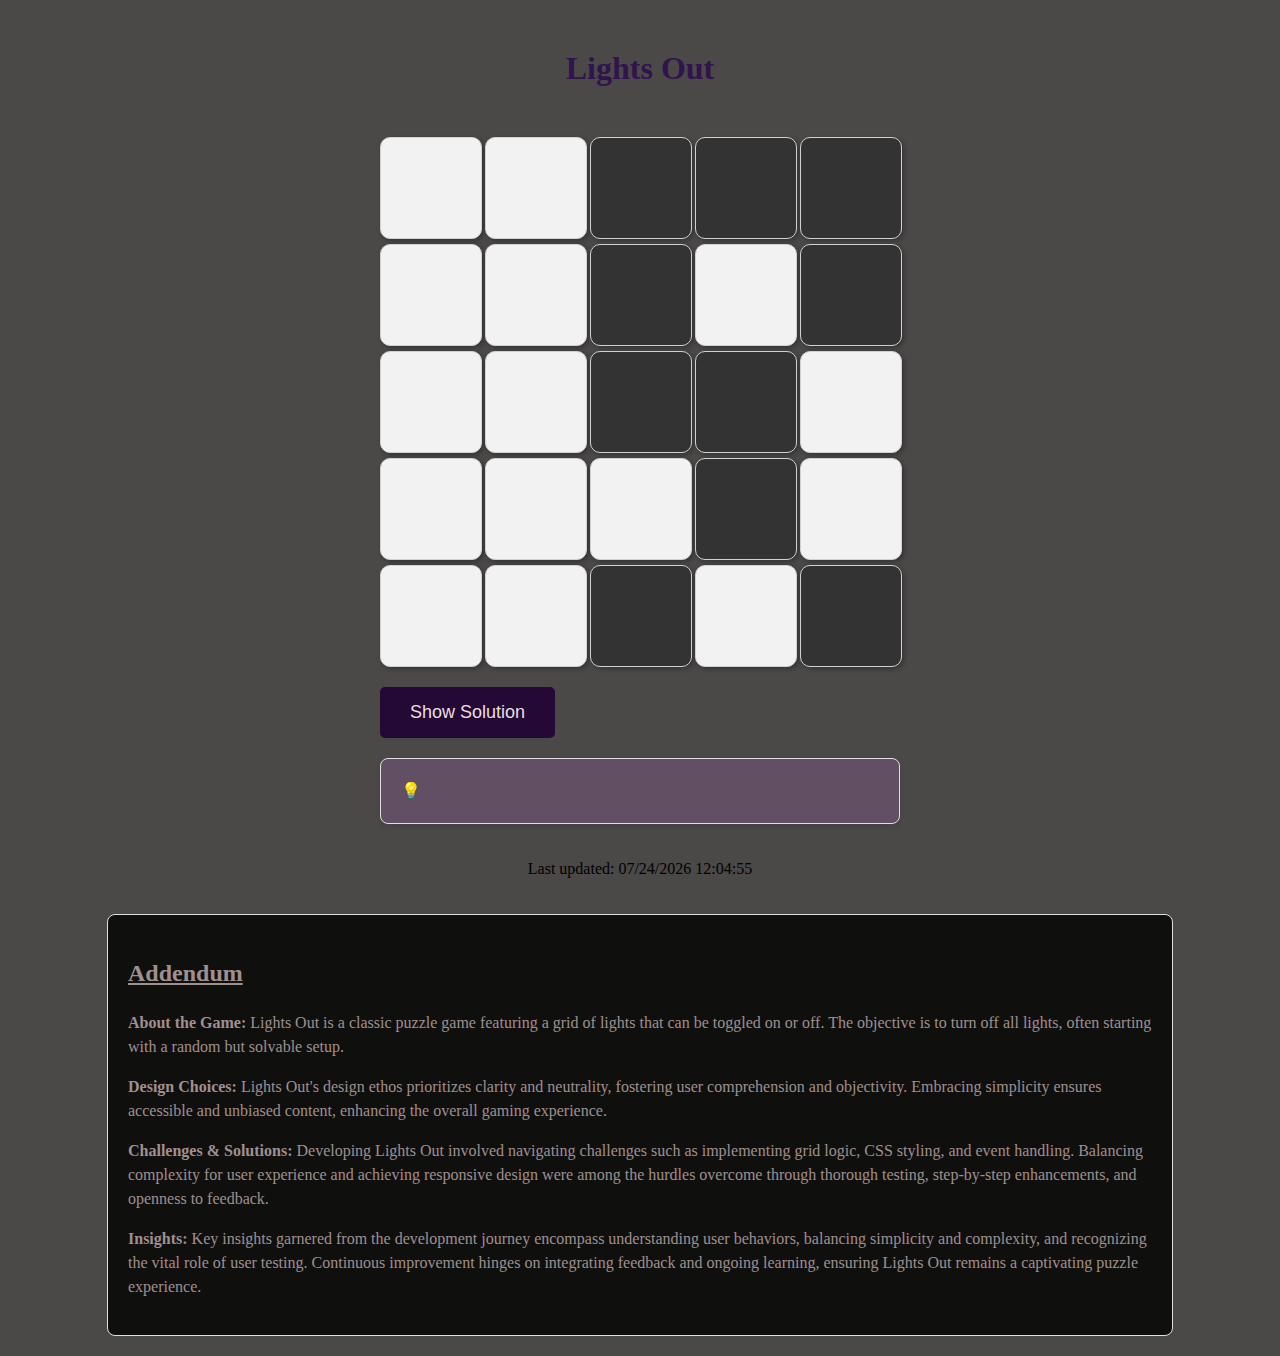
<file: final/index.html>
<!DOCTYPE html>
<html lang="en">

<head>
    <meta charset="UTF-8">
    <meta name="viewport" content="width=device-width, initial-scale=1.0">
    <title>Lights Out Game</title>
    <link rel="stylesheet" href="styles.css">
</head>

<body>
    <header>
        <h1 id="h1-title">Lights Out</h1>
    </header>

    <main>
        <div id="game-container"></div>
        <button id="solution-btn" onclick="showSolution()">Show Solution</button>
        <div id="solution">💡</div>
    </main>

    <footer>
        <p>Last updated: <span id="lastModified"></span></p>
    </footer>

    <div id="addendum">
        <h2><u>Addendum</u></h2>
        <p><strong>About the Game:</strong> Lights Out is a classic puzzle game featuring a grid of lights that can be toggled on or off. The objective is to turn off all lights, often starting with a random but solvable setup.</p>
        <p><strong>Design Choices:</strong> Lights Out's design ethos prioritizes clarity and neutrality, fostering user comprehension and objectivity. Embracing simplicity ensures accessible and unbiased content, enhancing the overall gaming experience.</p>
        <p><strong>Challenges & Solutions:</strong> Developing Lights Out involved navigating challenges such as implementing grid logic, CSS styling, and event handling. Balancing complexity for user experience and achieving responsive design were among the hurdles overcome through thorough testing, step-by-step enhancements, and openness to feedback.</p>
        <p><strong>Insights:</strong> Key insights garnered from the development journey encompass understanding user behaviors, balancing simplicity and complexity, and recognizing the vital role of user testing. Continuous improvement hinges on integrating feedback and ongoing learning, ensuring Lights Out remains a captivating puzzle experience.</p>
    </div>

    <script type="text/javascript">
        var lastModified = document.lastModified;
        document.getElementById('lastModified').textContent = lastModified;
    </script>

    <script src="script.js"></script>
</body>

</html>
</file>
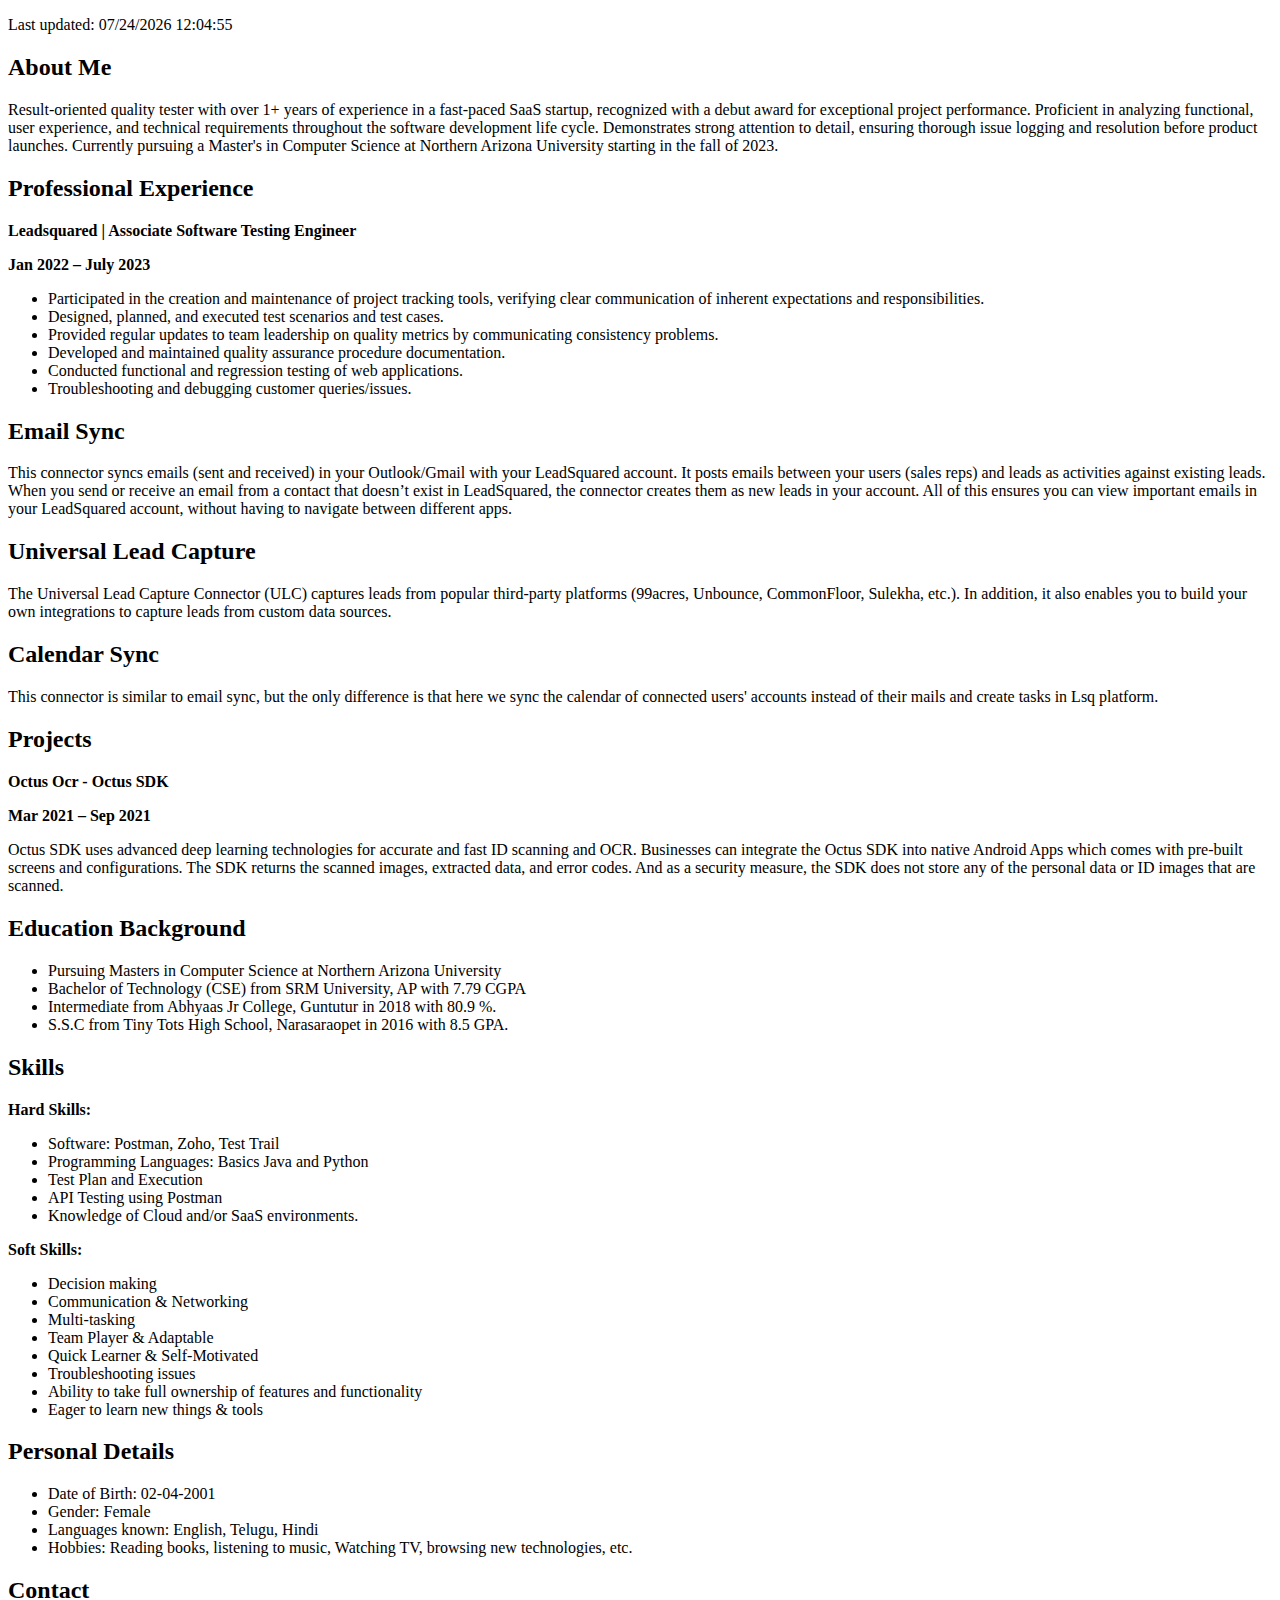
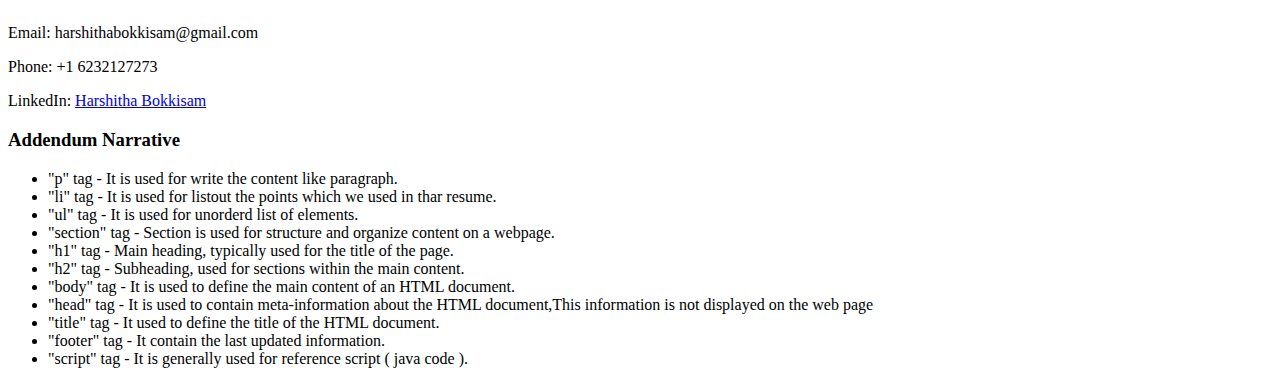
<file: lab-2/index.html>
<!DOCTYPE html>
<html lang="en">

<head>
    <meta charset="UTF-8">
    <meta name="viewport" content="width=device-width, initial-scale=1.0">
    <title>Harshitha Bokkisam - Resume</title>
</head>
   <footer>
        <p>Last updated: 
            <span id="lastModified"></span>
        </p>
    </footer>
    <script type="text/javascript">
         var x = document.lastModified;
         document.getElementById('lastModified').textContent = x;
    </script>

<body>

    <section>
        <h2>About Me</h2>
        <p>Result-oriented quality tester with over 1+ years of experience in a fast-paced SaaS startup,
            recognized with a debut award for exceptional project performance. Proficient in analyzing
            functional, user experience, and technical requirements throughout the software development
            life cycle. Demonstrates strong attention to detail, ensuring thorough issue logging and
            resolution before product launches. Currently pursuing a Master's in Computer Science at
            Northern Arizona University starting in the fall of 2023.</p>
    </section>

    <section>
        <h2>Professional Experience</h2>
        <p><strong>Leadsquared | Associate Software Testing Engineer</strong></p>
        <p><strong>Jan 2022 – July 2023</strong></p>
        <ul>
            <li>Participated in the creation and maintenance of project tracking tools, verifying clear communication
                of inherent expectations and responsibilities.</li>
            <li>Designed, planned, and executed test scenarios and test cases.</li>
            <li>Provided regular updates to team leadership on quality metrics by communicating consistency problems.</li>
            <li>Developed and maintained quality assurance procedure documentation.</li>
            <li>Conducted functional and regression testing of web applications.</li>
            <li>Troubleshooting and debugging customer queries/issues.</li>
        </ul>
    </section>

    <section>
        <h2>Email Sync</h2>
        <p>This connector syncs emails (sent and received) in your Outlook/Gmail with your LeadSquared account.
            It posts emails between your users (sales reps) and leads as activities against existing leads. When you
            send or receive an email from a contact that doesn’t exist in LeadSquared, the connector creates them as
            new leads in your account. All of this ensures you can view important emails in your LeadSquared account,
            without having to navigate between different apps.</p>
    </section>

    <section>
        <h2>Universal Lead Capture</h2>
        <p>The Universal Lead Capture Connector (ULC) captures leads from popular third-party platforms (99acres,
            Unbounce, CommonFloor, Sulekha, etc.). In addition, it also enables you to build your own integrations to
            capture leads from custom data sources.</p>
    </section>

    <section>
        <h2>Calendar Sync</h2>
        <p>This connector is similar to email sync, but the only difference is that here we sync the calendar of
            connected users' accounts instead of their mails and create tasks in Lsq platform.</p>
    </section>

    <section>
        <h2>Projects</h2>
        <p><strong>Octus Ocr - Octus SDK</strong></p>
        <p><strong>Mar 2021 – Sep 2021</strong></p>
        <p>Octus SDK uses advanced deep learning technologies for accurate and fast ID scanning and OCR. Businesses
            can integrate the Octus SDK into native Android Apps which comes with pre-built screens and configurations.
            The SDK returns the scanned images, extracted data, and error codes. And as a security measure, the SDK
            does not store any of the personal data or ID images that are scanned.</p>
    </section>

    <section>
        <h2>Education Background</h2>
        <ul>
            <li>Pursuing Masters in Computer Science at Northern Arizona University</li>
            <li>Bachelor of Technology (CSE) from SRM University, AP with 7.79 CGPA</li>
            <li>Intermediate from Abhyaas Jr College, Guntutur in 2018 with 80.9 %.</li>
            <li>S.S.C from Tiny Tots High School, Narasaraopet in 2016 with 8.5 GPA.</li>
        </ul>
    </section>

    <section>
        <h2>Skills</h2>
        <p><strong>Hard Skills:</strong></p>
        <ul>
            <li>Software: Postman, Zoho, Test Trail</li>
            <li>Programming Languages: Basics Java and Python</li>
            <li>Test Plan and Execution</li>
            <li>API Testing using Postman</li>
            <li>Knowledge of Cloud and/or SaaS environments.</li>
        </ul>

        <p><strong>Soft Skills:</strong></p>
        <ul>
            <li>Decision making</li>
            <li>Communication & Networking</li>
            <li>Multi-tasking</li>
            <li>Team Player & Adaptable</li>
            <li>Quick Learner & Self-Motivated</li>
            <li>Troubleshooting issues</li>
            <li>Ability to take full ownership of features and functionality</li>
            <li>Eager to learn new things & tools</li>
        </ul>
    </section>

    <section>
        <h2>Personal Details</h2>
        <ul>
            <li>Date of Birth: 02-04-2001</li>
            <li>Gender: Female</li>
            <li>Languages known: English, Telugu, Hindi</li>
            <li>Hobbies: Reading books, listening to music, Watching TV, browsing new technologies, etc.</li>
        </ul>
    </section>

    <section>
        <h2>Contact</h2>
        <p>Email: harshithabokkisam@gmail.com</p>
        <p>Phone: +1 6232127273</p>
        <p>LinkedIn: <a href="https://www.linkedin.com/in/harshitha-bokkisam061548208/" target="_blank">Harshitha Bokkisam</a></p>
    </section>
			<section>
	<h3>Addendum Narrative</h3>
	<ul>
		<li> "p" tag   - It is used for write the content like paragraph.</li>
		<li> "li" tag  - It is used for listout the points which we used in thar resume. </li>
		<li> "ul" tag  - It is used for unorderd list of elements.</li>
		<li> "section" tag - Section is used for structure and organize content on a webpage.</li>
		<li> "h1" tag    - Main heading, typically used for the title of the page.</li>
		<li> "h2" tag     - Subheading, used for sections within the main content.</li>
		<li> "body" tag  - It is used to define the main content of an HTML document.</li>
		<li> "head" tag  - It is used to contain meta-information about the HTML document,This information is not displayed on the web page</li>
		<li> "title" tag - It used to define the title of the HTML document.</li> 
		<li> "footer" tag - It contain the last updated information.</li>
		<li> "script" tag - It is generally used for reference script ( java code ).</li>
	</ul>
	</section>

</body>

</html>
</file>
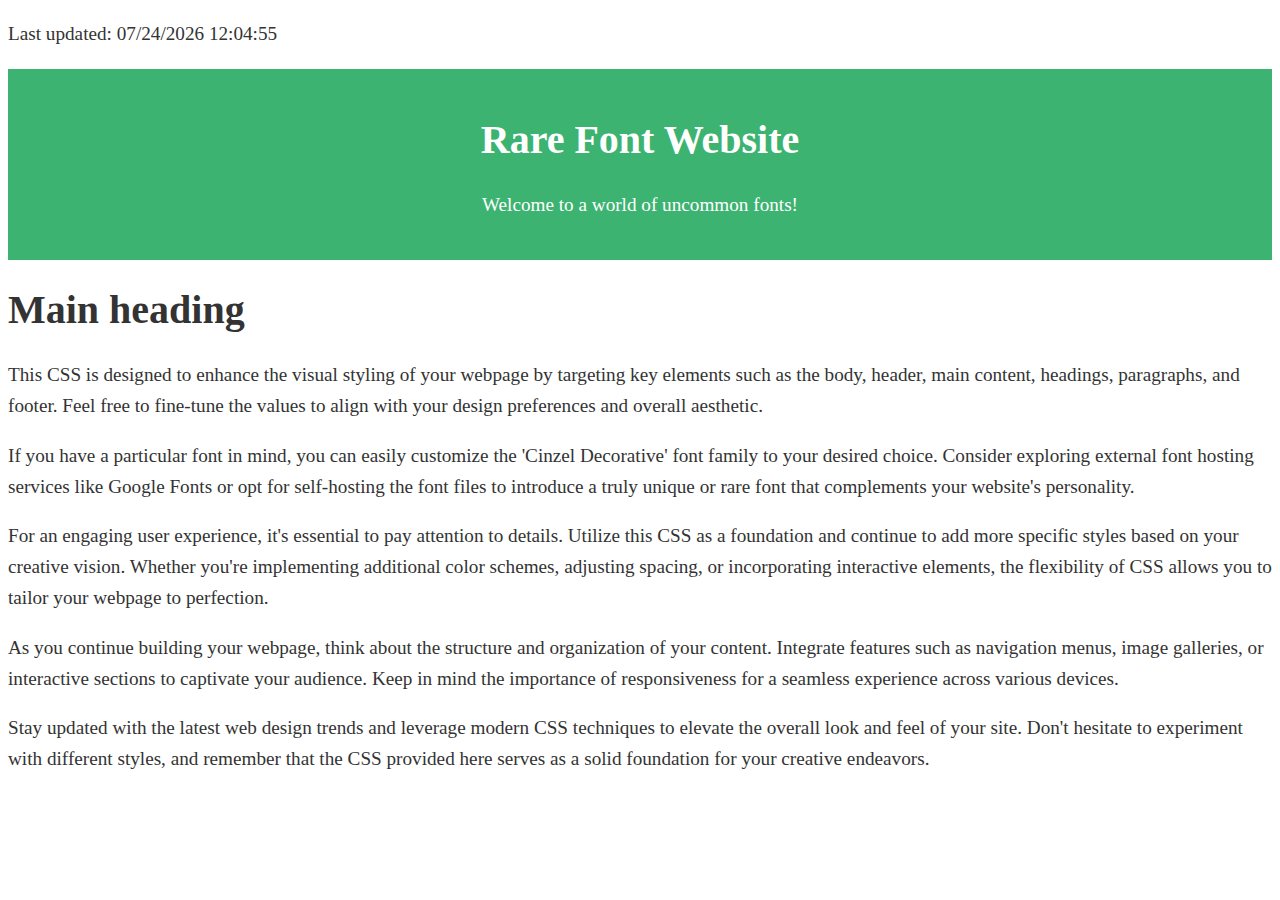
<file: lab-3/index.html>
<!DOCTYPE html>
<html lang="en">
<head>
  <meta charset="UTF-8">
  <meta name="viewport" content="width=device-width, initial-scale=1.0">
  <link href='https://fonts.googleapis.com/css?family=Bilbo' rel='stylesheet'>
  <title>Rare Font Website</title>
  <style>
    body {
      font-family: 'Bilbo't';
      background-color: rgb(106, 90, 205);
      color: #333;
      margin:100 ;
      padding:100 ;
    }

    header {
      text-align: center;
      padding: 20px;
      background-color: rgb(60, 179, 113);
      color: #fff;
    }

    main {
      max-width: 800px;
      margin: 20px auto;
      padding: 20px;
      background-color:rgb(106, 90, 205);
      box-shadow: 0 0 10px rgba(0, 0, 0, 0.1);
    }

    h1 {
      font-size: 2.5em;
    }

    p {
      font-size: 1.2em;
      line-height: 1.6;
    }
  </style>
</head>
  <footer>
        <p>Last updated: 
            <span id="lastModified"></span>
        </p>
    </footer>
    <script type="text/javascript">
         var x = document.lastModified;
         document.getElementById('lastModified').textContent = x;
    </script>
<body>
  <header>
    <h1>Rare Font Website</h1>
    <p>Welcome to a world of uncommon fonts!</p>
  </header>
    <h1>Main heading </h1>
    <p>This CSS is designed to enhance the visual styling of your webpage by targeting key elements such as the body, header, main content, headings, paragraphs, and footer. Feel free to fine-tune the values to align with your design preferences and overall aesthetic.</p>

<p>If you have a particular font in mind, you can easily customize the 'Cinzel Decorative' font family to your desired choice. Consider exploring external font hosting services like Google Fonts or opt for self-hosting the font files to introduce a truly unique or rare font that complements your website's personality.</p>

<p>For an engaging user experience, it's essential to pay attention to details. Utilize this CSS as a foundation and continue to add more specific styles based on your creative vision. Whether you're implementing additional color schemes, adjusting spacing, or incorporating interactive elements, the flexibility of CSS allows you to tailor your webpage to perfection.</p>

<!-- Add more content here -->

<p>As you continue building your webpage, think about the structure and organization of your content. Integrate features such as navigation menus, image galleries, or interactive sections to captivate your audience. Keep in mind the importance of responsiveness for a seamless experience across various devices.</p>

<p>Stay updated with the latest web design trends and leverage modern CSS techniques to elevate the overall look and feel of your site. Don't hesitate to experiment with different styles, and remember that the CSS provided here serves as a solid foundation for your creative endeavors.</p>

</body>
</html>
</file>
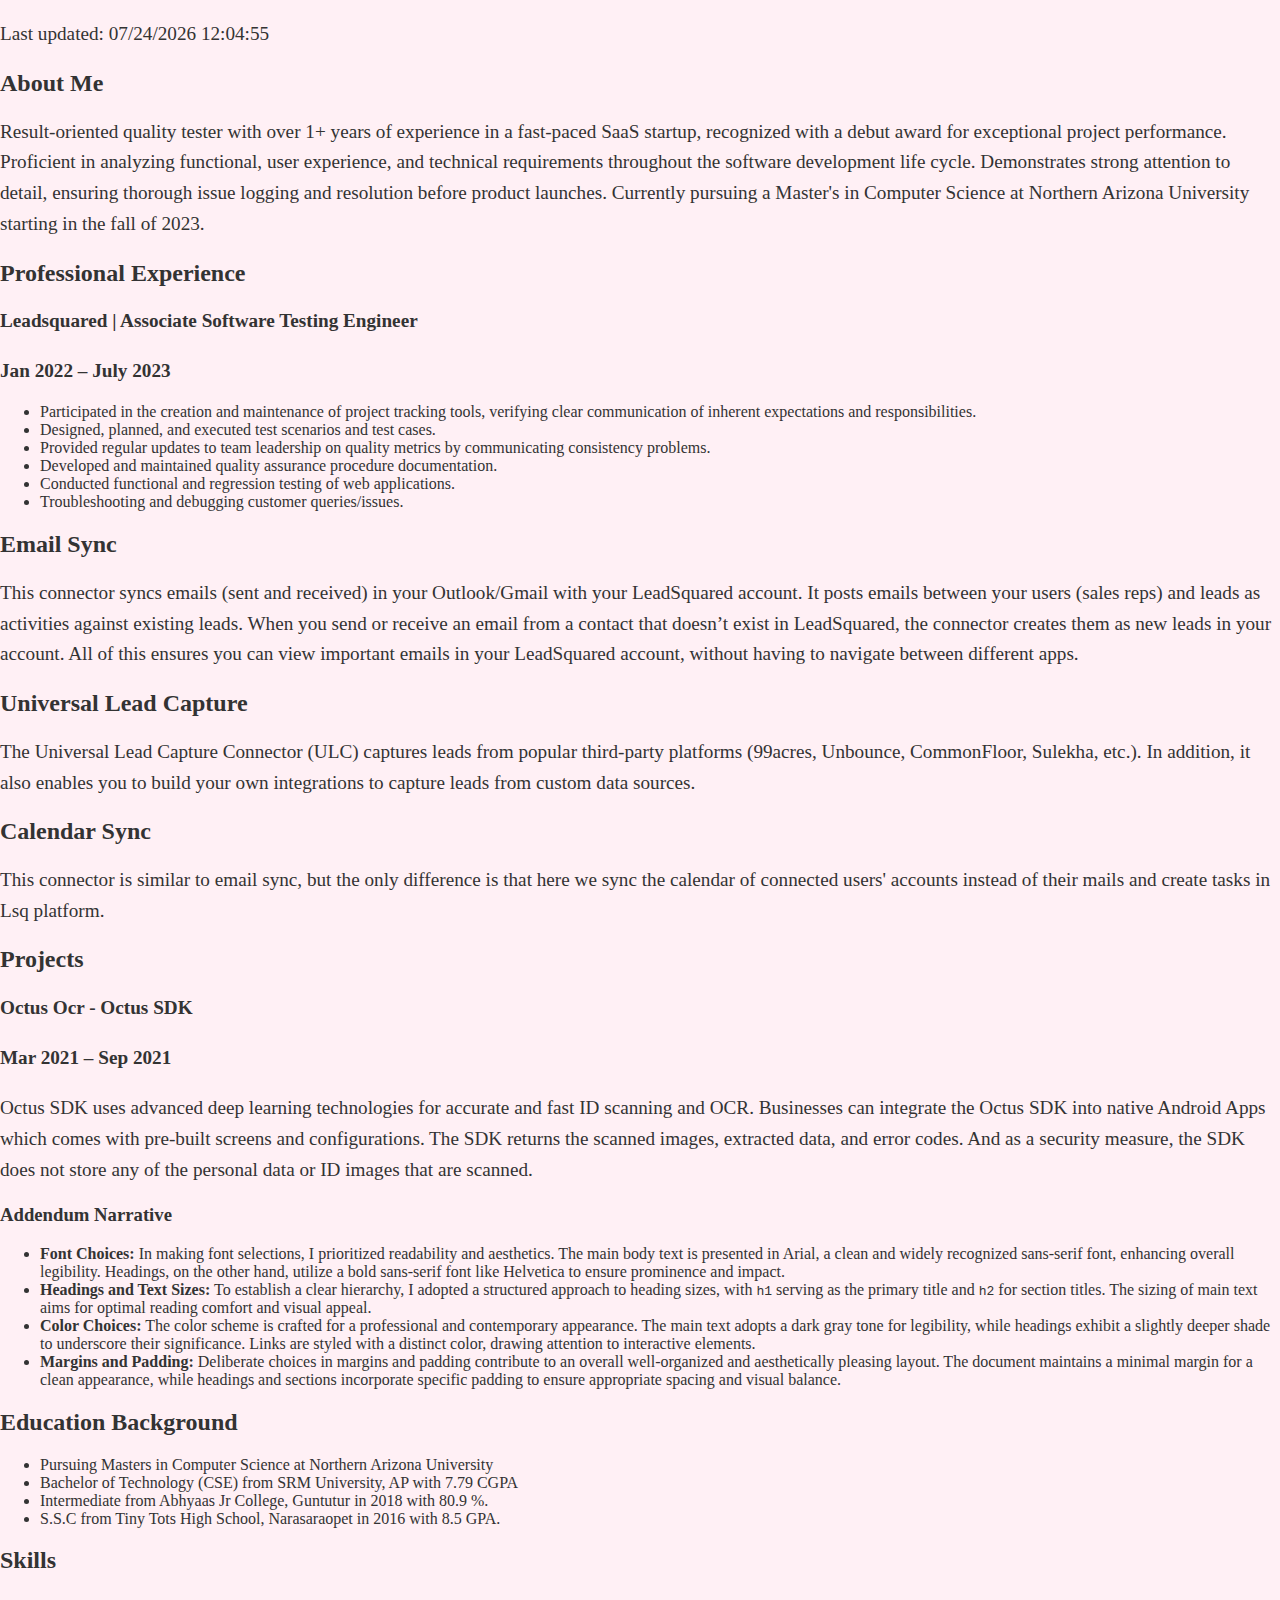
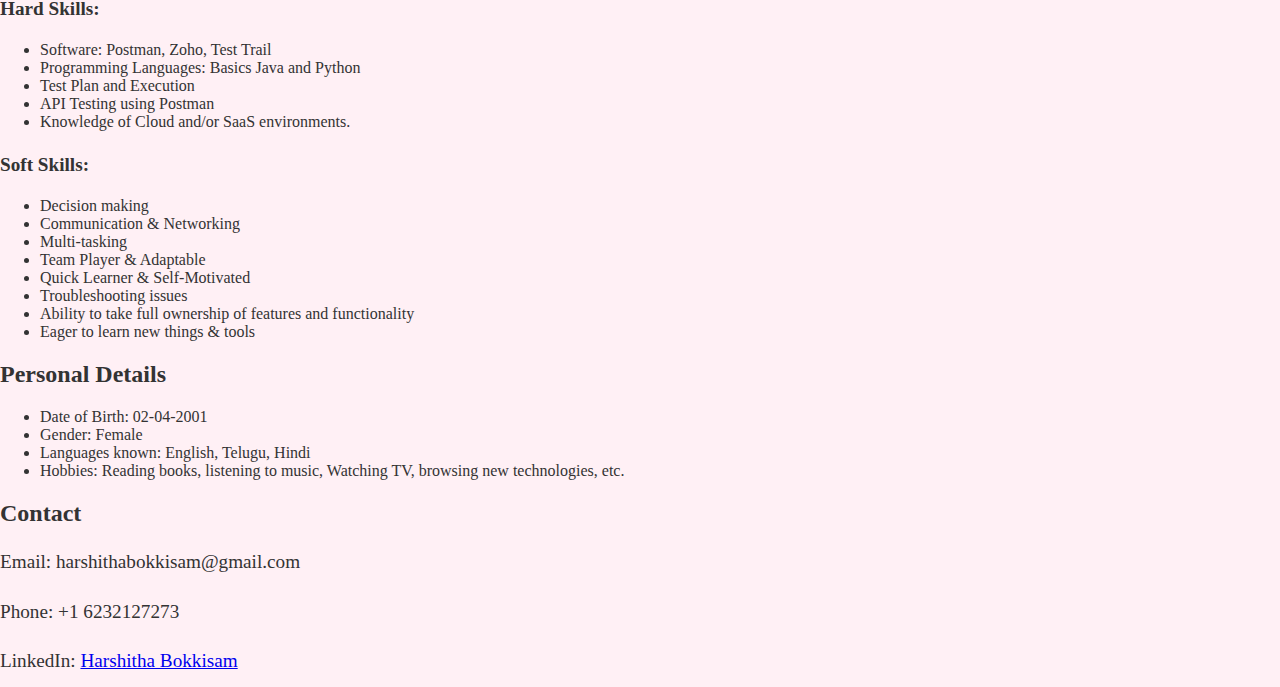
<file: lab-4/index.html>
<!DOCTYPE html>
<html lang="en">
  <style>
  
body {
  font-family: 'Bangers', cursive;
  background-color:  #FFF0F5;
  color: #333;
  margin: 0;
  padding: 0;
}

header {
  text-align: center;
  padding: 20px;
  background-color: rgb(255, 99, 71);
  color:  #FFF0F5
;
}

main {
  max-width: 800px;
  margin: 20px auto;
  padding: 20px;
  background-color:  #FFF0F5;
  box-shadow: 0 0 10px rgba(0, 0, 0, 0.1);
}

h1 {
  font-size: 2.5em;
  font-weight: bold;
  margin-bottom: 15px;
}

p {
  font-size: 1.2em;
  line-height: 1.6;
  margin-bottom: 10px;
}



  </style>

<head>
    <meta charset="UTF-8">
    <meta name="viewport" content="width=device-width, initial-scale=1.0">
    <title>Harshitha Bokkisam - Resume</title>
</head>
   <footer>
        <p>Last updated: 
            <span id="lastModified"></span>
        </p>
    </footer>
    <script type="text/javascript">
         var x = document.lastModified;
         document.getElementById('lastModified').textContent = x;
    </script>

<body>

    <section>
        <h2>About Me</h2>
        <p>Result-oriented quality tester with over 1+ years of experience in a fast-paced SaaS startup,
            recognized with a debut award for exceptional project performance. Proficient in analyzing
            functional, user experience, and technical requirements throughout the software development
            life cycle. Demonstrates strong attention to detail, ensuring thorough issue logging and
            resolution before product launches. Currently pursuing a Master's in Computer Science at
            Northern Arizona University starting in the fall of 2023.</p>
    </section>

    <section>
        <h2>Professional Experience</h2>
        <p><strong>Leadsquared | Associate Software Testing Engineer</strong></p>
        <p><strong>Jan 2022 – July 2023</strong></p>
        <ul>
            <li>Participated in the creation and maintenance of project tracking tools, verifying clear communication
                of inherent expectations and responsibilities.</li>
            <li>Designed, planned, and executed test scenarios and test cases.</li>
            <li>Provided regular updates to team leadership on quality metrics by communicating consistency problems.</li>
            <li>Developed and maintained quality assurance procedure documentation.</li>
            <li>Conducted functional and regression testing of web applications.</li>
            <li>Troubleshooting and debugging customer queries/issues.</li>
        </ul>
    </section>

    <section>
        <h2>Email Sync</h2>
        <p>This connector syncs emails (sent and received) in your Outlook/Gmail with your LeadSquared account.
            It posts emails between your users (sales reps) and leads as activities against existing leads. When you
            send or receive an email from a contact that doesn’t exist in LeadSquared, the connector creates them as
            new leads in your account. All of this ensures you can view important emails in your LeadSquared account,
            without having to navigate between different apps.</p>
    </section>

    <section>
        <h2>Universal Lead Capture</h2>
        <p>The Universal Lead Capture Connector (ULC) captures leads from popular third-party platforms (99acres,
            Unbounce, CommonFloor, Sulekha, etc.). In addition, it also enables you to build your own integrations to
            capture leads from custom data sources.</p>
    </section>

    <section>
        <h2>Calendar Sync</h2>
        <p>This connector is similar to email sync, but the only difference is that here we sync the calendar of
            connected users' accounts instead of their mails and create tasks in Lsq platform.</p>
    </section>

    <section>
        <h2>Projects</h2>
        <p><strong>Octus Ocr - Octus SDK</strong></p>
        <p><strong>Mar 2021 – Sep 2021</strong></p>
        <p>Octus SDK uses advanced deep learning technologies for accurate and fast ID scanning and OCR. Businesses
            can integrate the Octus SDK into native Android Apps which comes with pre-built screens and configurations.
            The SDK returns the scanned images, extracted data, and error codes. And as a security measure, the SDK
            does not store any of the personal data or ID images that are scanned.</p>
    </section>
<h3>Addendum Narrative</h3>
<ul>
    <li><strong>Font Choices:</strong> In making font selections, I prioritized readability and aesthetics. The main body text is presented in Arial, a clean and widely recognized sans-serif font, enhancing overall legibility. Headings, on the other hand, utilize a bold sans-serif font like Helvetica to ensure prominence and impact.</li>
    <li><strong>Headings and Text Sizes:</strong> To establish a clear hierarchy, I adopted a structured approach to heading sizes, with <code>h1</code> serving as the primary title and <code>h2</code> for section titles. The sizing of main text aims for optimal reading comfort and visual appeal.</li>
    <li><strong>Color Choices:</strong> The color scheme is crafted for a professional and contemporary appearance. The main text adopts a dark gray tone for legibility, while headings exhibit a slightly deeper shade to underscore their significance. Links are styled with a distinct color, drawing attention to interactive elements.</li>
    <li><strong>Margins and Padding:</strong> Deliberate choices in margins and padding contribute to an overall well-organized and aesthetically pleasing layout. The document maintains a minimal margin for a clean appearance, while headings and sections incorporate specific padding to ensure appropriate spacing and visual balance.</li>
</ul>

    <section>
        <h2>Education Background</h2>
        <ul>
            <li>Pursuing Masters in Computer Science at Northern Arizona University</li>
            <li>Bachelor of Technology (CSE) from SRM University, AP with 7.79 CGPA</li>
            <li>Intermediate from Abhyaas Jr College, Guntutur in 2018 with 80.9 %.</li>
            <li>S.S.C from Tiny Tots High School, Narasaraopet in 2016 with 8.5 GPA.</li>
        </ul>
    </section>

    <section>
        <h2>Skills</h2>
        <p><strong>Hard Skills:</strong></p>
        <ul>
            <li>Software: Postman, Zoho, Test Trail</li>
            <li>Programming Languages: Basics Java and Python</li>
            <li>Test Plan and Execution</li>
            <li>API Testing using Postman</li>
            <li>Knowledge of Cloud and/or SaaS environments.</li>
        </ul>

        <p><strong>Soft Skills:</strong></p>
        <ul>
            <li>Decision making</li>
            <li>Communication & Networking</li>
            <li>Multi-tasking</li>
            <li>Team Player & Adaptable</li>
            <li>Quick Learner & Self-Motivated</li>
            <li>Troubleshooting issues</li>
            <li>Ability to take full ownership of features and functionality</li>
            <li>Eager to learn new things & tools</li>
        </ul>
    </section>

    <section>
        <h2>Personal Details</h2>
        <ul>
            <li>Date of Birth: 02-04-2001</li>
            <li>Gender: Female</li>
            <li>Languages known: English, Telugu, Hindi</li>
            <li>Hobbies: Reading books, listening to music, Watching TV, browsing new technologies, etc.</li>
        </ul>
    </section>

    <section>
        <h2>Contact</h2>
        <p>Email: harshithabokkisam@gmail.com</p>
        <p>Phone: +1 6232127273</p>
        <p>LinkedIn: <a href="https://www.linkedin.com/in/harshitha-bokkisam061548208/" target="_blank">Harshitha Bokkisam</a></p>
    </section>
			<section>
	

</body>

</html>
</file>
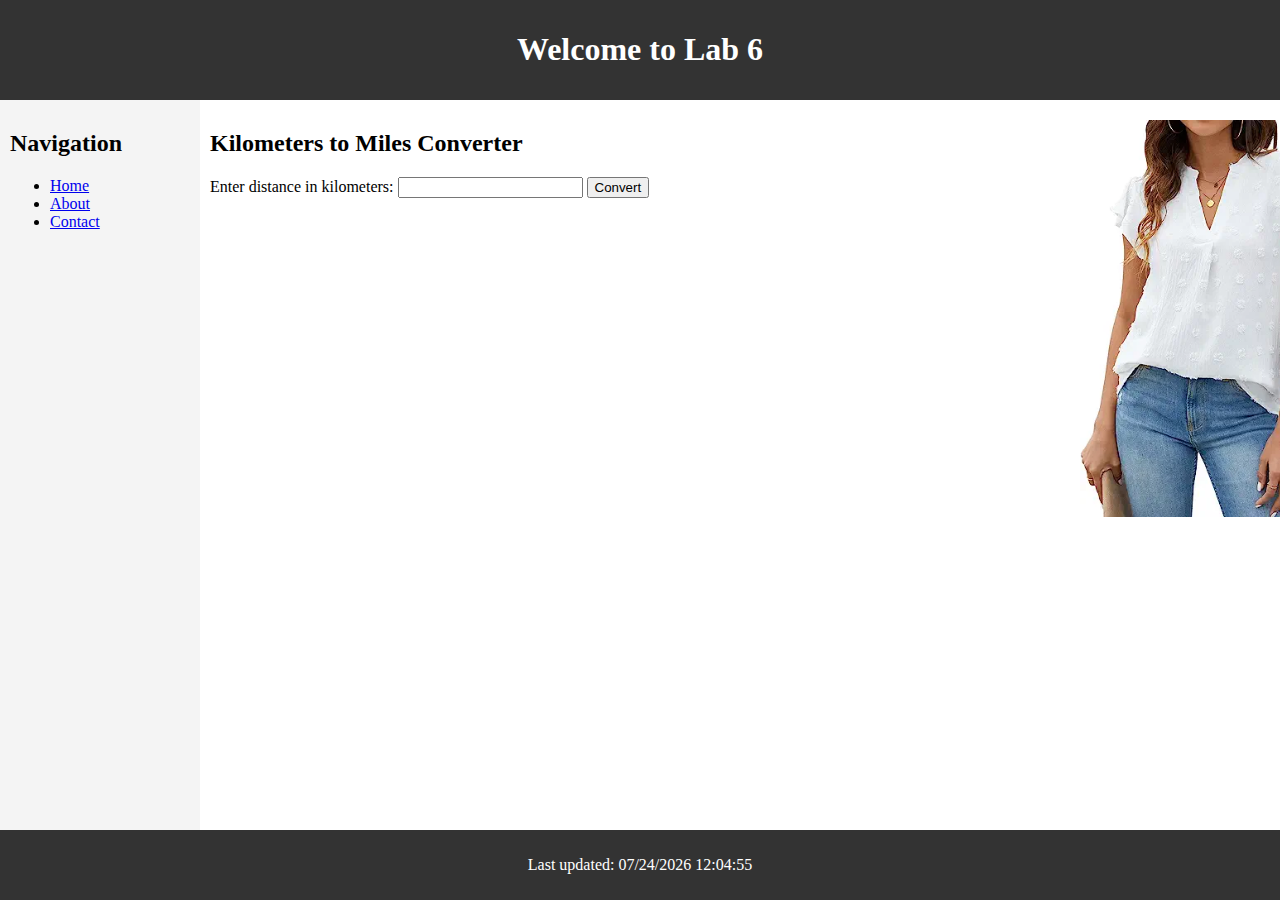
<file: lab-6/index.html>
<!DOCTYPE html>
<html lang="en">
<head>
    <meta charset="UTF-8">
    <meta name="viewport" content="width=device-width, initial-scale=1.0">
    <title>Lab 6</title>
    <link rel="stylesheet" type="text/css" href="styles.css">
</head>
<body>
    <header>
        <h1>Welcome to Lab 6</h1>
    </header>
    <nav>
        <h2>Navigation</h2>
        <ul>
            <li><a href="#">Home</a></li>
            <li><a href="#">About</a></li>
            <li><a href="#">Contact</a></li>
        </ul>
    </nav>
    <main>
        <h2>Kilometers to Miles Converter</h2>
        <label for="kmInput">Enter distance in kilometers:</label>
        <input type="number" id="kmInput">
        <button onclick="convertToMiles()">Convert</button>
        <p id="result"></p>
    </main>
    <div class="advertisement">
        <a href="https://www.amazon.com/Blooming-Jelly-Womens-Blouse-Ruffle/dp/B09MJCZ98L/ref=sr_1_18?crid=SICAVDUO82MJ&dib=eyJ2IjoiMSJ9.[base64].B_epwLVpOxxGqZ6FKlcYnkNtTDmowrpw2cf8bfZcc1Q&dib_tag=se&keywords=tops+for+women+trendy&qid=1712026675&sprefix=to%2Caps%2C153&sr=8-18">
            <img src="harshi.png" alt="Advertisement">
        </a>
    </div>
    <footer>
        <p>Last updated: <span id="lastModified"></span></p>
    </footer>
    <script type="text/javascript" src="script.js"></script>
</body>
</html>
</file>
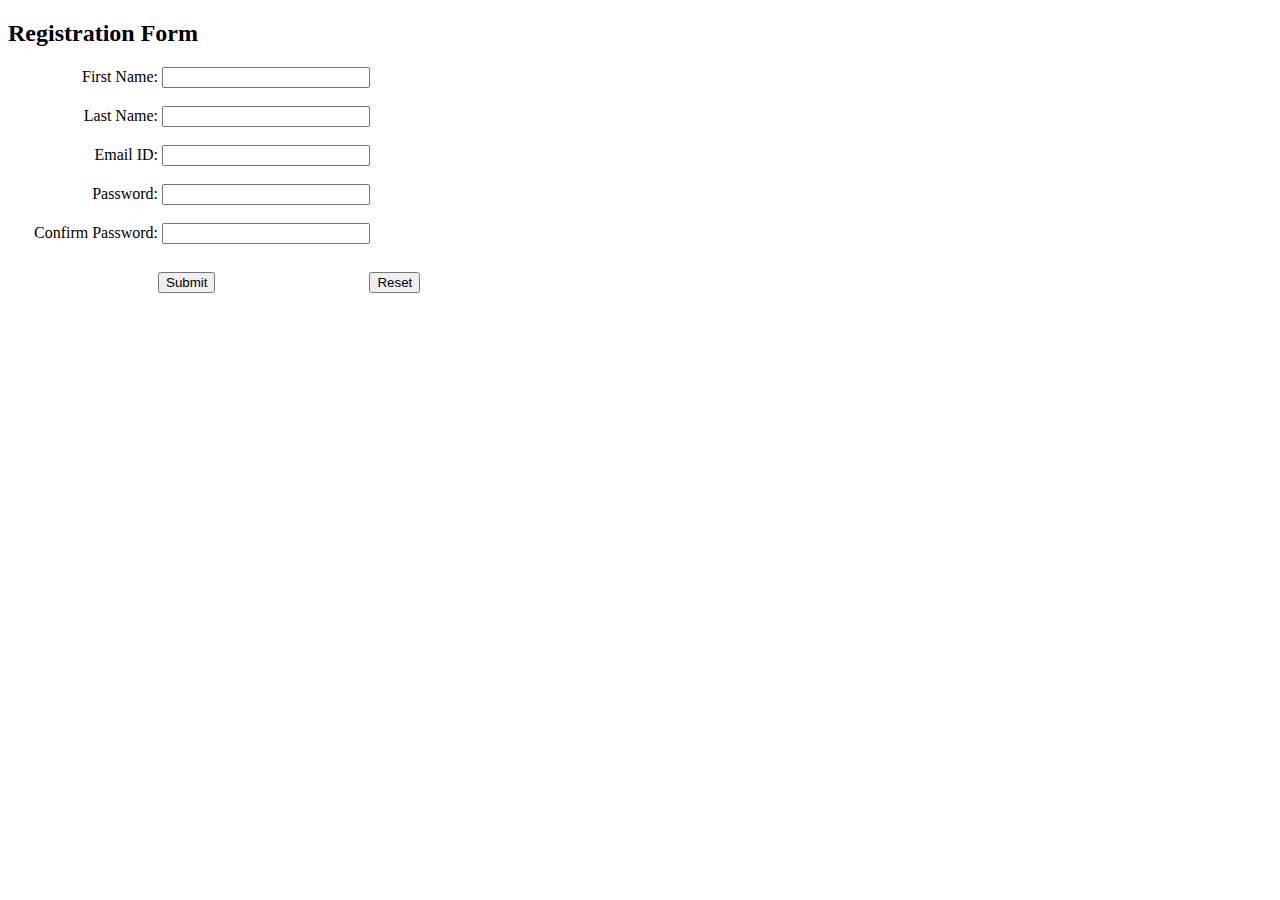
<file: lab-8/harshi.html>
<!DOCTYPE html>
<html>
<head>
    <title>Form Validation</title>
    <style>
        /* CSS styles for labels */
        label {
            display: inline-block;
            width: 150px;
            text-align: right;
        }

        /* CSS styles for text, email, and password inputs */
        input[type="text"],
        input[type="email"],
        input[type="password"] {
            width: 200px;
        }

        /* CSS styles for submit and reset buttons */
        input[type="submit"],
        input[type="reset"] {
            margin-left: 150px;
            margin-top: 10px;
        }

        /* CSS styles for the message */
        #message {
            margin-left: 150px;
            margin-top: 10px;
            margin-bottom: 10px;
            color: green;
        }
    </style>
</head>
<body>
    <h2>Registration Form</h2>
    <form id="registrationForm">
        <!-- First Name input -->
        <label for="firstName">First Name:</label>
        <input type="text" id="firstName" name="firstName"><br><br>

        <!-- Last Name input -->
        <label for="lastName">Last Name:</label>
        <input type="text" id="lastName" name="lastName"><br><br>

        <!-- Email input -->
        <label for="email">Email ID:</label>
        <input type="email" id="email" name="email"><br><br>

        <!-- Password input -->
        <label for="password">Password:</label>
        <input type="password" id="password" name="password"><br><br>

        <!-- Confirm Password input -->
        <label for="confirmPassword">Confirm Password:</label>
        <input type="password" id="confirmPassword" name="confirmPassword"><br><br>

        <!-- Submit and Reset buttons -->
        <input type="submit" value="Submit">
        <input type="reset" value="Reset">
    </form>

    <!-- Message display area -->
    <div id="message"></div>

    <!-- JavaScript file -->
    <script src="formValidation.js"></script>
</body>
</html>
</file>
<file: final/styles.css>
body {
    display: flex;
    justify-content: center;
    align-items: center;
    flex-direction: column;
    background-color: #4b4848; /* white */
    overflow: auto;
    min-height: 100vh;
    margin: 0;
}

h1 {
    color: #31134d; /* green */
    margin-top: 50px;
    margin-bottom: 50px;
}

#game-container {
    display: grid;
    grid-template-columns: repeat(5, 100px);
    gap: 5px;
}

.is-off {
    width: 100px;
    height: 100px;
    background-color: #0000ff; /* blue */
    border: 1px solid #d1d1d1;
    cursor: pointer;
    border-radius: 10px;
    transition: background-color 0.3s ease;
    box-shadow: 2px 2px 5px rgba(0, 0, 0, 0.3);
}

#solution-btn {
    margin-top: 20px;
    padding: 15px 30px;
    font-size: 18px;
    cursor: pointer;
    background-color: #240836; /* green */
    color: #e9dfdf; /* black */
    border: none;
    border-radius: 5px;
    transition: background-color 0.3s ease;
}

#solution-btn:hover {
    background-color: #a04545; /* red */
}

#solution {
    display: flex; /* Changed to horizontal display */
    max-width: 600px;
    margin: 20px auto;
    padding: 20px;
    background-color: #624f64; /* dark purple */
    border: 1px solid #e0e0e0;
    border-radius: 8px;
    line-height: 1.5;
    font-size: 16px;
    color: #000000; /* black */
    box-shadow: 0 2px 5px rgba(0, 0, 0, 0.1);
}

#addendum {
    margin: 20px auto;
    padding: 20px;
    width: 80vw;
    background-color: #0f0f0e; /* black */
    border: 1px solid #e0e0e0;
    border-radius: 8px;
    line-height: 1.5;
    font-size: 16px;
    color: #a08f8f; /* black */
}
</file>
<file: lab-6/styles.css>
body {
    display: grid;
    grid-template-areas:
        "header header header"
        "sidebar main ads"
        "footer footer footer";
    grid-template-rows: auto 1fr auto;
    grid-template-columns: 200px 1fr 200px;
    min-height: 100vh;
    margin: 0;
    padding: 0;
}

header, footer {
    grid-column: 1 / -1;
    background-color: #333;
    color: white;
    padding: 10px;
    text-align: center;
}

nav {
    grid-area: sidebar;
    background-color: #f4f4f4;
    padding: 10px;
}

main {
    grid-area: main;
    padding: 10px;
}

.advertisement {
    text-align: right;
    margin-top: 20px;
}

.advertisement img {
    max-width: 250px; /* Adjust the size here */
    height: auto;
}

footer {
    text-align: center;
}
</file>
